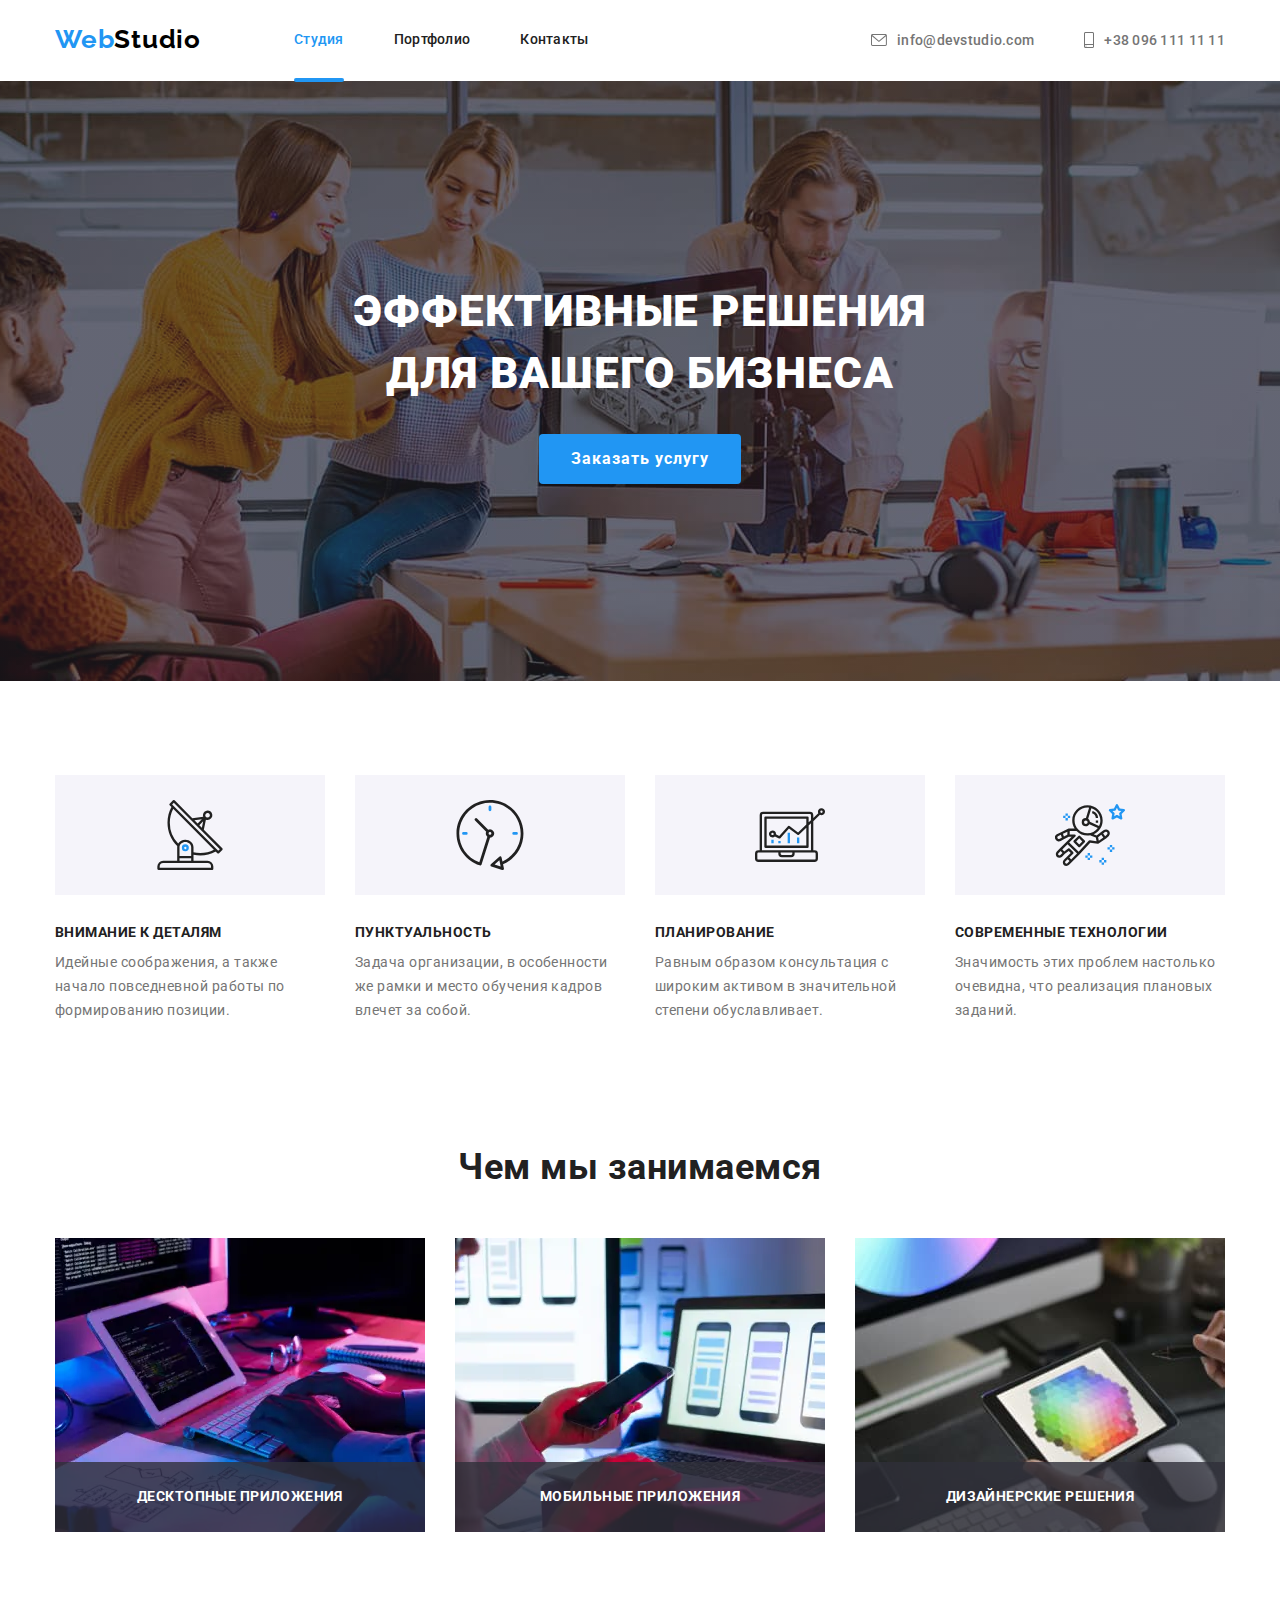
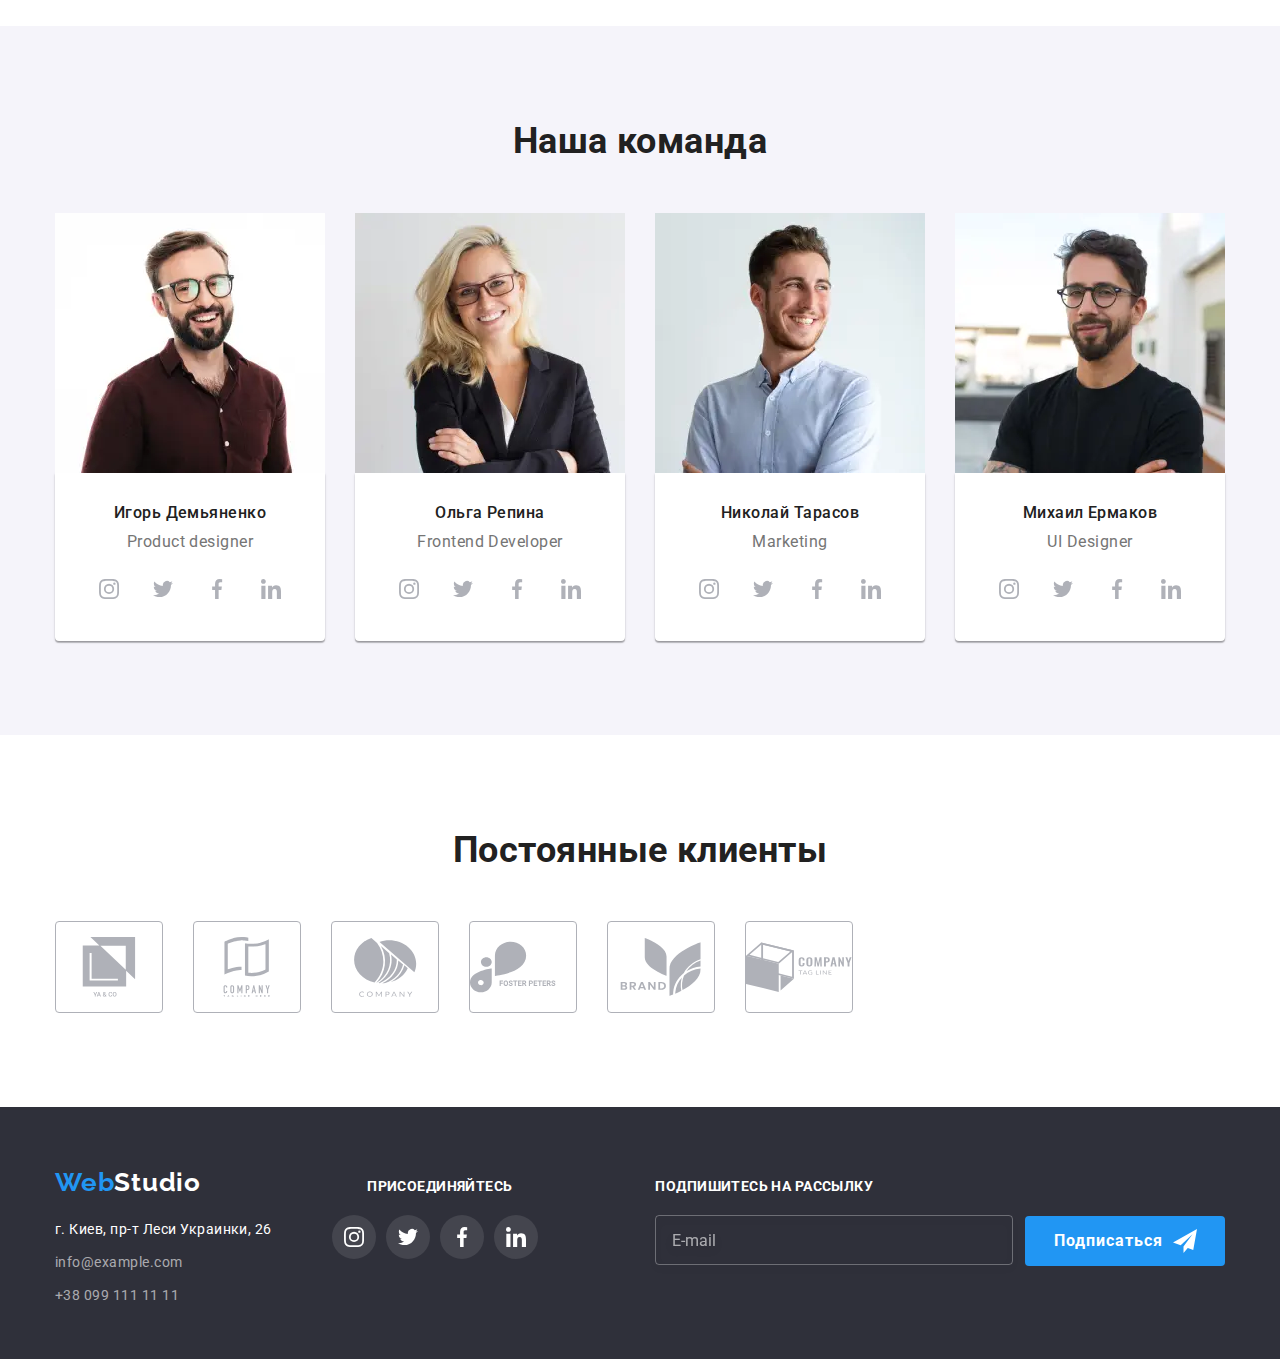
<file: index.html>
<!DOCTYPE html>
<html lang="ru">
<head>
    <meta charset="UTF-8">
    <meta http-equiv="X-UA-Compatible" content="IE=edge">
    <meta name="viewport" content="width=device-width, initial-scale=1.0">
    <title>WebStudio</title>
    <link href="https://fonts.googleapis.com/css2?family=Raleway:wght@700&family=Roboto:wght@400;500;700;900&display=swap" rel="stylesheet">
    <link rel="stylesheet" href="https://cdnjs.cloudflare.com/ajax/libs/modern-normalize/1.1.0/modern-normalize.min.css">
    <link rel="stylesheet" href="./css/main.min.css">
</head>

<body>
    <!-- Шапка -->
        <header class="header-padding">
            <div class="header-flex container">
                <nav class="navigation">
                    <a href="./index.html" class="navigation__logo">
                        <p><span class="navigation__logo-text">Web</span>Studio</p>
                    </a>
                    <ul class="nav-list">
                        <li class="nav-list__item list"><a href="" class="nav-list__link nav-list__link--current">Студия</a></li>
                        <li class="nav-list__item list"><a href="./portfolio.html" class="nav-list__link">Портфолио</a></li>
                        <li class="nav-list__item list"><a href="" class="nav-list__link">Контакты</a></li>
                    </ul>
                    <button type="button" class="burger-menu" data-menu-open>
                        <svg class="burger-menu__icon">
                            <use href="./images/icons.svg#icon-burger" class="burger-menu__icon-item"></use>
                        </svg>
                    </button>
                    
                </nav>
                
                    <ul class="auth-list">
                            <li class="auth-list__contacts list"> 
                                <a href="mailto:info@devstudio.com" class="auth-list__link">
                                    <svg class="auth-list__icon-letter">
                                        <use href="./images/icons.svg#icon-envelope"></use>
                                    </svg>
                                    <span>info@devstudio.com</span>
                                </a>
                            </li>
                            <li class="auth-list__contacts list"> 
                                <a href="tel:+380961111111" class="auth-list__link">
                                    <svg class="auth-list__icon-tel">
                                        <use href="./images/icons.svg#icon-smartphone"></use>
                                    </svg>
                                    <span>+38 096 111 11 11</span>
                                </a>
                            </li>
                    </ul>
            </div>
            <div class="mobile-menu" data-menu>
                <button type="button" class="mobile-menu__close-button" data-menu-close>
                    <svg class="mobile-menu__icon">
                        <use href="./images/icons.svg#icon-close" class="mobile-menu__icon-cross"></use>
                    </svg>
                </button>
                <nav class="mobile-navigation navigation">
                    <ul class="mobile-nav-list nav-list">
                        <li class="nav-list__item list"><a href="" class="nav-list__link nav-list__link--current">Студия</a></li>
                        <li class="nav-list__item list"><a href="./portfolio.html" class="nav-list__link">Портфолио</a></li>
                        <li class="nav-list__item list"><a href="" class="nav-list__link">Контакты</a></li>
                    </ul>
                </nav>
                <div class="mobile-menu__contacts">
                    <ul class="mobile-auth-list auth-list">
                        <li class="auth-list__contacts list">
                            <a href="tel:+380961111111" class="auth-list__link auth-list__link--mob">+38 096 111 11 11</a>
                        </li>
                        <li class="auth-list__contacts list">
                            <a href="mailto:info@devstudio.com" class="auth-list__link">info@devstudio.com</a>
                        </li>
                    
                    </ul>
                    <ul class="mobile-social-list">
                        <li class="mobile-social-item list"><a href="" class="mobile-social-link">Instagram</a></li>
                        <li class="mobile-social-item list"><a href="" class="mobile-social-link">Twitter</a></li>
                        <li class="mobile-social-item list"><a href="" class="mobile-social-link">Facebook</a></li>
                        <li class="mobile-social-item list"><a href="" class="mobile-social-link">LinkedIn</a></li>
                    </ul>
                </div>
                
            </div>
        </header>
        <!-- Основной контент страницы Студия-->
        <main>
            <!-- Hero -->
                              
            <section class="hero">
                <h1 class="hero__name">Эффективные решения<br> для вашего бизнеса</h1>
                <button type="button" class="hero__modal-button button" data-modal-open>Заказать услугу</button>
            </section>
            
            <!-- Наши преимущества -->
            <section class="section">
            <div class="container">
                <h2 class="visually-hidden">Наши преимущества</h2>
                <ul class="advantage-section__list">
                    <li class="list advantage-section__item">
                        <div class="advantage-section__thumb">
                            <svg class="advantage-section__icons">
                                <use href="./images/icons.svg#icon-anten"></use>
                            </svg>
                        </div>
                        <h3 class="secondary-headers advantage-headers">Внимание к деталям</h3>
                        <p class="advantage-section__text">Идейные соображения, а также начало повседневной работы по формированию позиции.</p>
                    </li>
                    <li class="list advantage-section__item">
                        <div class="advantage-section__thumb">
                            <svg class="advantage-section__icons">
                                <use href="./images/icons.svg#icon-clock"></use>
                            </svg>
                        </div>
                        <h3 class="secondary-headers advantage-headers">Пунктуальность</h3>
                        <p class="advantage-section__text">Задача организации, в особенности же рамки и место обучения кадров влечет за собой.</p>
                    </li>
                    <li class="list advantage-section__item">
                        <div class="advantage-section__thumb">
                            <svg class="advantage-section__icons">
                                <use href="./images/icons.svg#icon-diagram"></use>
                            </svg>
                        </div>
                        <h3 class="secondary-headers advantage-headers">Планирование</h3>
                        <p class="advantage-section__text">Равным образом консультация с широким активом в значительной степени обуславливает.</p>
                    </li>
                    <li class="list advantage-section__item">
                        <div class="advantage-section__thumb">
                            <svg class="advantage-section__icons">
                                <use href="./images/icons.svg#icon-astronaut"></use>
                            </svg>
                        </div>
                        <h3 class="secondary-headers advantage-headers">Современные технологии</h3>
                        <p class="advantage-section__text">Значимость этих проблем настолько очевидна, что реализация плановых заданий.</p>
                    </li>
                </ul>
            </div>
            </section>
            <!-- Чем мы занимаемся -->
            <section class="section we-do">
                <div class="container">
                    <h2 class="main-headers">Чем мы занимаемся</h2>
                    <ul class="we-do__list">
                        <li class="list we-do__item">
                            <picture>
                                <source srcset="./images/desktop-coding.webp 1x, ./images/desktop-coding@2x.webp 2x" type="image/webp">
                                <source srcset="./images/desktop-coding.jpg 1x, ./images/desktop-coding@2x.jpg 2x">
                                <img src="./images/desktop-coding.jpg" alt="написание кода" width="370" height="294" class="we-do__img">
                            </picture>
                            
                            <p class="we-do__overlay-bg"><span class="we-do__text">Десктопные приложения</span></p>
                        </li>
                        <li class="list we-do__item">
                            <picture>
                                <source srcset="./images/desktop-positioning.webp 1x, ./images/desktop-positioning@2x.webp 2x" type="image/webp">
                                <source srcset="./images/desktop-positioning.jpg 1x, ./images/desktop-positioning@2x.jpg 2x">
                                <img src="./images/desktop-positioning.jpg" alt="подбор дизайна"  class="we-do__img">
                            </picture>
                            
                            <p class="we-do__overlay-bg"><span class="we-do__text">Мобильные приложения</span></p>
                        </li>
                        <li class="list we-do__item">
                            <picture>
                                <source media="min-width:1200px" srcset="./images/desktop-design.webp 1x, ./images/desktop-design@2x.webp 2x" type="image/webp">
                                <source media="min-width:1200px" srcset="./images/desktop-design.jpg 1x, ./images/desktop-design@2x.jpg 2x">
                                <img src="./images/desktop-design.jpg" alt="согласование цветовой палитры" width="370" height="294" class="we-do__img">
                            </picture>
                            
                            <p class="we-do__overlay-bg"><span class="we-do__text">Дизайнерские решения</span></p>
                        </li>
                    </ul>
                </div>
            </section>
            <!-- Наша команда -->
            <section class="section">
                <div class="container">
                    <h2 class="main-headers">Наша команда</h2>
                    <ul class="team list">
                        <li class="team__name-card">
                            <picture>
                                
                                <source media="(min-width:1200px)" srcset="./images/desktop-demyanenko.webp 1x, ./images/desktop-demyanenko@2x.webp 2x" type="image/webp">
                                <source media="(min-width:1200px)" srcset="./images/desktop-demyanenko.jpg 1x, ./images/desktop-demyanenko@2x.jpg 2x">
                                
                                <source media="(min-width:768px)" srcset="./images/tablet-demyanenko.webp 1x, ./images/tablet-demyanenko@2x.webp 2x" type="image/webp">
                                <source media="(min-width:768px)" srcset="./images/tablet-demyanenko.jpg 1x, ./images/tablet-demyanenko@2x.jpg 2x">
                                
                                <source media="(min-width:280px)" srcset="./images/mobile-demyanenko.webp 1x, ./images/mobile-demyanenko@2x.webp 2x" type="image/webp">
                                <source media="(min-width:280px)" srcset="./images/mobile-demyanenko.jpg 1x, ./images/mobile-demyanenko@2x.jpg 2x">
                                
                                
                                <img src="./images/tablet-demyanenko.jpg" alt="дизайнер продукта" class="team__img">
                            </picture>
                            
                            <div class="team__name-description">
                                <h3 class="team__name">Игорь Демьяненко</h3>
                                <p class="team__position">Product designer</p>
                                <ul class="team__social-icons list">
                                    <li class="team__social-icons-item">
                                        <a href="" class="team__social-link">
                                            <svg class="team__social-icon">
                                                <use href="./images/icons.svg#icon-instagram"></use>
                                            </svg>
                                        </a>
                                    </li>
                                    <li class="team__social-icons-item">
                                        <a href="" class="team__social-link">
                                            <svg class="team__social-icon">
                                                <use href="./images/icons.svg#icon-twitter"></use>
                                            </svg>
                                        </a>
                                    </li>
                                    <li class="team__social-icons-item">
                                        <a href="" class="team__social-link">
                                            <svg class="team__social-icon">
                                                <use href="./images/icons.svg#icon-facebook"></use>
                                            </svg>
                                        </a>
                                    </li>
                                    <li class="team__social-icons-item">
                                        <a href="" class="team__social-link">
                                            <svg class="team__social-icon">
                                                <use href="./images/icons.svg#icon-linkedin"></use>
                                            </svg>
                                        </a>
                                    </li>
                                </ul>
                           </div>
                        </li>
                        <li class="team__name-card">
                            <picture>
                                
                                <source media="(min-width:1200px)" srcset="./images/desktop-repina.webp 1x, ./images/desktop-repina@2x.webp 2x" type="image/webp">
                                <source media="(min-width:1200px)" srcset="./images/desktop-repina.jpg 1x, ./images/desktop-repina@2x.jpg 2x">
                                
                                <source media="(min-width:768px)" srcset="./images/tablet-repina.webp 1x, ./images/tablet-repina@2x.webp 2x" type="image/webp">
                                <source media="(min-width:768px)" srcset="./images/tablet-repina.jpg 1x, ./images/tablet-repina@2x.jpg 2x">
                                
                                <source media="(min-width:280px)" srcset="./images/mobile-repina.webp 1x, ./images/mobile-repina@2x.webp 2x" type="image/webp">
                                <source media="(min-width:280px)" srcset="./images/mobile-repina.jpg 1x, ./images/mobile-repina@2x.jpg 2x">
                                                    
                                                    
                                <img src="./images/tablet-repina.jpg" alt="фронтенд разработчик" class="team__img">
                            </picture>
                            
                            <div class="team__name-description">
                                <h3 class="team__name">Ольга Репина</h3>
                                <p class="team__position">Frontend Developer</p>
                                <ul class="team__social-icons list">
                                    <li class="team__social-icons-item">
                                        <a href="" class="team__social-link">
                                            <svg class="team__social-icon">
                                                <use href="./images/icons.svg#icon-instagram"></use>
                                            </svg>
                                        </a>
                                    </li>
                                    <li class="team__social-icons-item">
                                        <a href="" class="team__social-link">
                                            <svg class="team__social-icon">
                                                <use href="./images/icons.svg#icon-twitter"></use>
                                            </svg>
                                        </a>
                                    </li>
                                    <li class="team__social-icons-item">
                                        <a href="" class="team__social-link">
                                            <svg class="team__social-icon">
                                                <use href="./images/icons.svg#icon-facebook"></use>
                                            </svg>
                                        </a>
                                    </li>
                                    <li class="team__social-icons-item">
                                        <a href="" class="team__social-link">
                                            <svg class="team__social-icon">
                                                <use href="./images/icons.svg#icon-linkedin"></use>
                                            </svg>
                                        </a>
                                    </li>
                                </ul>
                            </div>
                        </li>
                        <li class="team__name-card">
                            <picture>
                               
                                <source media="(min-width:1200px)" srcset="./images/desktop-tarasov.webp 1x, ./images/desktop-tarasov@2x.webp 2x" type="image/webp">
                                <source media="(min-width:1200px)" srcset="./images/desktop-tarasov.jpg 1x, ./images/desktop-tarasov@2x.jpg 2x">
                                
                                <source media="(min-width:768px)" srcset="./images/tablet-tarasov.webp 1x, ./images/tablet-tarasov@2x.webp 2x" type="image/webp">
                                <source media="(min-width:768px)" srcset="./images/tablet-tarasov.jpg 1x, ./images/tablet-tarasov@2x.jpg 2x">
                                
                                <source media="(min-width:280px)" srcset="./images/mobile-tarasov.webp 1x, ./images/mobile-tarasov@2x.webp 2x" type="image/webp">
                                <source media="(min-width:280px)" srcset="./images/mobile-tarasov.jpg 1x, ./images/mobile-tarasov@2x.jpg 2x">
                            
                            
                                <img src="./images/tablet-tarasov.jpg" alt="маркетолог" class="team__img">
                            </picture>
                           
                            <div class="team__name-description">
                                <h3 class="team__name">Николай Тарасов</h3>
                                <p class="team__position">Marketing</p>
                                <ul class="team__social-icons list">
                                    <li class="team__social-icons-item">
                                        <a href="" class="team__social-link">
                                            <svg class="team__social-icon">
                                                <use href="./images/icons.svg#icon-instagram"></use>
                                            </svg>
                                        </a>
                                    </li>
                                    <li class="team__social-icons-item">
                                        <a href="" class="team__social-link">
                                            <svg class="team__social-icon">
                                                <use href="./images/icons.svg#icon-twitter"></use>
                                            </svg>
                                        </a>
                                    </li>
                                    <li class="team__social-icons-item">
                                        <a href="" class="team__social-link">
                                            <svg class="team__social-icon">
                                                <use href="./images/icons.svg#icon-facebook"></use>
                                            </svg>
                                        </a>
                                    </li>
                                    <li class="team__social-icons-item">
                                        <a href="" class="team__social-link">
                                            <svg class="team__social-icon">
                                                <use href="./images/icons.svg#icon-linkedin"></use>
                                            </svg>
                                        </a>
                                    </li>
                                </ul>
                            </div>
                        </li>
                        <li class="team__name-card">
                            <picture>
                                
                                <source media="(min-width:1200px)" srcset="./images/desktop-ermakov.webp 1x, ./images/desktop-ermakov@2x.webp 2x" type="image/webp">
                                <source media="(min-width:1200px)" srcset="./images/desktop-ermakov.jpg 1x, ./images/desktop-ermakov@2x.jpg 2x">
                                
                                <source media="(min-width:768px)" srcset="./images/tablet-ermakov.webp 1x, ./images/tablet-ermakov@2x.webp 2x" type="image/webp">
                                <source media="(min-width:768px)" srcset="./images/tablet-ermakov.jpg 1x, ./images/tablet-ermakov@2x.jpg 2x">
                                
                                <source media="(min-width:280px)" srcset="./images/mobile-ermakov.webp 1x, ./images/mobile-ermakov@2x.webp 2x" type="image/webp">
                                <source media="(min-width:280px)" srcset="./images/mobile-ermakov.jpg 1x, ./images/mobile-ermakov@2x.jpg 2x">
                            
                            
                                <img src="./images/tablet-ermakov.jpg" alt="маркетолог" class="team__img">
                            </picture>
                           
                            <div class="team__name-description">
                                <h3 class="team__name">Михаил Ермаков</h3>
                                <p class="team__position">UI Designer</p>
                                <ul class="team__social-icons list">
                                    <li class="team__social-icons-item">
                                        <a href="" class="team__social-link">
                                            <svg class="team__social-icon">
                                                <use href="./images/icons.svg#icon-instagram"></use>
                                            </svg>
                                        </a>
                                    </li>
                                    <li class="team__social-icons-item">
                                        <a href="" class="team__social-link">
                                            <svg class="team__social-icon">
                                                <use href="./images/icons.svg#icon-twitter"></use>
                                            </svg>
                                        </a>
                                    </li>
                                    <li class="team__social-icons-item">
                                        <a href="" class="team__social-link">
                                            <svg class="team__social-icon">
                                                <use href="./images/icons.svg#icon-facebook"></use>
                                            </svg>
                                        </a>
                                    </li>
                                    <li class="team__social-icons-item">
                                        <a href="" class="team__social-link">
                                            <svg class="team__social-icon">
                                                <use href="./images/icons.svg#icon-linkedin"></use>
                                            </svg>
                                        </a>
                                    </li>
                               </ul>
                            </div>
                        </li>
                    </ul>
                </div>
            </section>
            <section class="section">
                <div class="container">
                    <h2 class="main-headers">Постоянные клиенты</h2>
                    <ul class="regular-customers list">
                        <li class="regular-customers__item">
                            <a href="" class="regular-customers__box">
                                <svg class="regular-customers__icons">
                                    <use href="./images/icons.svg#icon-group"></use>
                                </svg>
                            </a>
                        </li>
                        <li class="regular-customers__item">
                            <a href="" class="regular-customers__box">
                                <svg class="regular-customers__icons">
                                    <use href="./images/icons.svg#icon-group1"></use>
                                </svg>
                            </a>
                        </li>
                        <li class="regular-customers__item">
                            <a href="" class="regular-customers__box">
                                <svg class="regular-customers__icons">
                                    <use href="./images/icons.svg#icon-group2"></use>
                                </svg>
                            </a>
                        </li>
                        <li class="regular-customers__item">
                            <a href="" class="regular-customers__box">
                                <svg class="regular-customers__icons">
                                    <use href="./images/icons.svg#icon-group3"></use>
                                </svg>
                            </a>
                        </li>
                        <li class="regular-customers__item">
                            <a href="" class="regular-customers__box">
                                <svg class="regular-customers__icons">
                                    <use href="./images/icons.svg#icon-group4"></use>
                                </svg>
                            </a>
                        </li>
                        <li class="regular-customers__item">
                            <a href="" class="regular-customers__box">
                                <svg class="regular-customers__icons">
                                    <use href="./images/icons.svg#icon-group5"></use>
                                </svg>
                            </a>
                        </li>
                    
                    </ul>
                </div>

            </section>
        </main>
        <!-- Подвал -->
        <footer class="footer">
            <div class="container footer__flex-contacts">
                <div class="footer__flex-contacts--tablet">
                    <div>
                        <a href="./index.html" class="navigation__logo link">
                            <p class="footer__logo"><span class="navigation__logo-text">Web</span><span
                                    class="footer__logo-text--change">Studio</span></p>
                        </a>
                        <address class="footer__direction">
                            <a href="https://goo.gl/maps/UZM62VKS9garVXZ96" class="footer__address">г. Киев, пр-т Леси Украинки, 26</a>
                            <p class="footer__contacts"> <a href="mailto:info@example.com" class="footer__contacts-link">info@example.com</a></p>
                            <p class="footer__contacts"> <a href="tel:+380991111111" class="footer__contacts-link">+38 099 111 11 11</a></p>
                        </address>
                    </div>
                    <div class="footer__join">
                        <p class="footer__join-text">Присоединяйтесь</p>
                        <ul class="footer__icons-list list">
                            <li class="footer__social-icons-item">
                                <a href="" class="footer__social-link">
                                    <svg class="footer__icon">
                                        <use href="./images/icons.svg#icon-instagram"></use>
                                    </svg>
                                </a>
                            </li>
                            <li class="footer__social-icons-item">
                                <a href="" class="footer__social-link">
                                    <svg class="footer__icon">
                                        <use href="./images/icons.svg#icon-twitter"></use>
                                    </svg>
                                </a>
                            </li>
                            <li class="footer__social-icons-item">
                                <a href="" class="footer__social-link">
                                    <svg class="footer__icon">
                                        <use href="./images/icons.svg#icon-facebook"></use>
                                    </svg>
                                </a>
                            </li>
                            <li class="footer__social-icons-item">
                                <a href="" class="footer__social-link">
                                    <svg class="footer__icon">
                                        <use href="./images/icons.svg#icon-linkedin"></use>
                                    </svg>
                                </a>
                            </li>
                        </ul>
                    </div>
                </div>
                
               <form class="sign-up">
                   <label for="user-email" class="sign-up__text">Подпишитесь на рассылку</label>
                   <div class="sign-up__telegram">
                        <input type="email" name="user-email" id="user-email" placeholder="E-mail" class="sign-up__input" required>
                        <button type="submit" class="sign-up__button button">
                            <span>Подписаться</span>
                            <svg class="sign-up__icon">
                                <use href="./images/icons.svg#icon-icon-send"></use>
                            </svg>
                        </button>
                   </div>
                    
                </form>

            </div>
        </footer>
    

    <!-- Модальное окно -->
    <div class="backdrop is-hidden" data-modal>
        <div class="modal-window">
            <button type="button" class="modal-window__close-butt" data-modal-close>
                <svg class="modal-window__close-icon">
                    <use href="./images/icons.svg#icon-close" class="modal-window__cross-icon"></use>
                </svg>
            </button>
            <form class="modal-form">
                <p class="modal-form__text">Оставьте свои данные, мы вам перезвоним</p>
                    <ul>
                        <li class="list modal-form__list-item">
                            <label for="user-name" class="modal-form__label-text">Имя</label>
                            <div class="modal-form__relative-input">
                                <input type="text" name="user-name" id="user-name" class="modal-form__input" required minlength="2">
                                <svg class="modal-form__icons">
                                    <use href="./images/icons.svg#icon-person-black"></use>
                                </svg>
                            </div>
                            
                        </li>
                        <li class="list modal-form__list-item">
                            <label for="user-tel" class="modal-form__label-text">Телефон</label>
                            <div class="modal-form__relative-input">
                                <input type="tel" name="user-tel" id="user-tel" class="modal-form__input" required pattern="[0-9]{3}-[0-9]{3}-[0-9]{2}-[0-9]{2}" title="Введите номер в формате 093-333-33-33" minlength="10">
                                <svg class="modal-form__icons">
                                    <use href="./images/icons.svg#icon-phone-black"></use>
                                </svg>
                            </div>
                            
                        </li>
                        <li class="list modal-form__list-item">
                            <label for="user-mail" class="modal-form__label-text">Почта</label>
                            <div class="modal-form__relative-input">
                                <input type="email" name="user-mail" id="user-mail" class="modal-form__input" required>
                                <svg class="modal-form__icons">
                                    <use href="./images/icons.svg#icon-email-black"></use>
                                </svg>
                            </div>
                            
                        </li>
                        <li class="list modal-form__list-item">
                            <label for="user-comment" class="modal-form__label-text">Комментарий</label>
                            <textarea name="user-comment" id="user-comment" placeholder="Введите текст" class="modal-form__input modal-form__comment-area"></textarea>
                        </li>
                                       
                    </ul>
                    <div class="policy-checkbox">
                        <input type="checkbox" name="policy" id="policy" required class="policy-checkbox__input visually-hidden">
                        <label for="policy" class="policy-checkbox__text">Соглашаюсь с рассылкой и принимаю&nbsp;<a href="" class="policy-checkbox__link">Условия договора</a></label>
                    </div>
                    <button type="submit" class="modal-form__send-butt button">Отправить</button>
                                     
           </form>
        </div>
    </div>
    
    <script src="./js/modal.js"></script>
       
        <script src="./js/mobile-menu.js"></script>
</body>

</html>
</file>
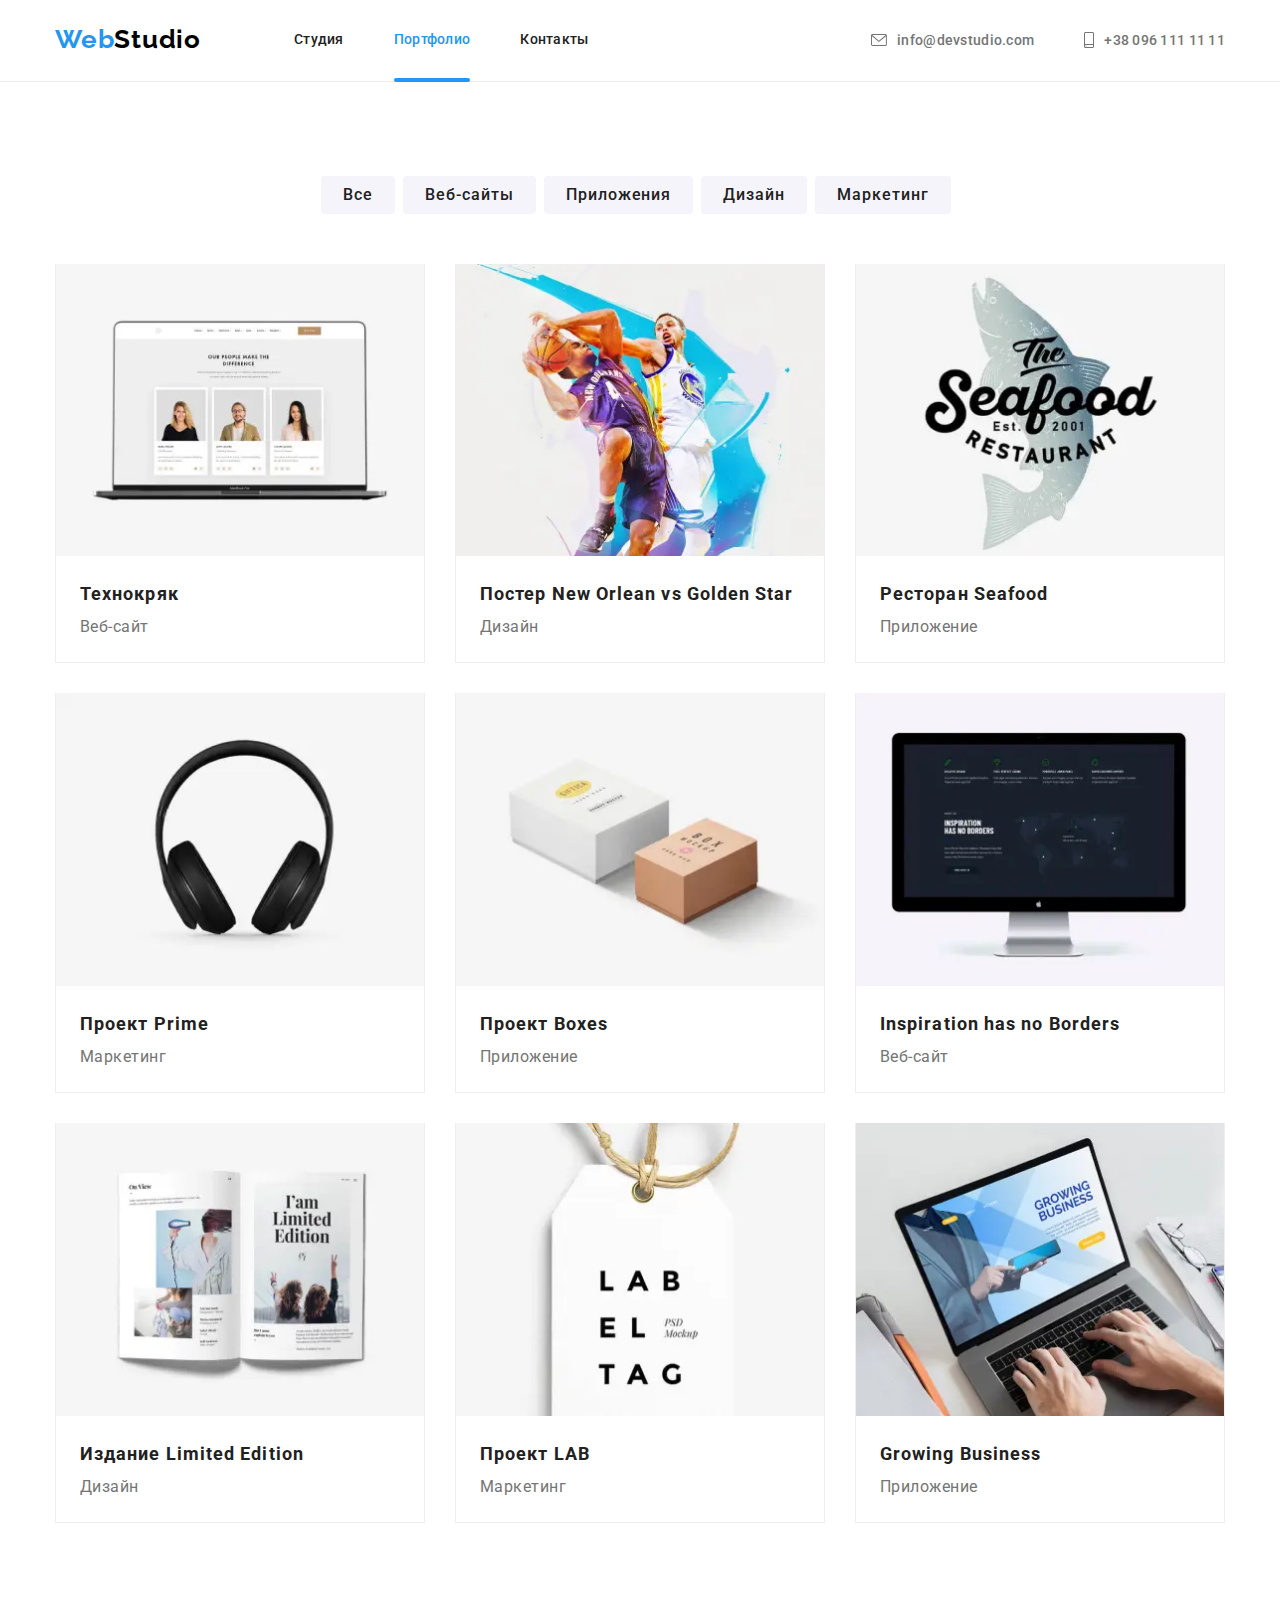
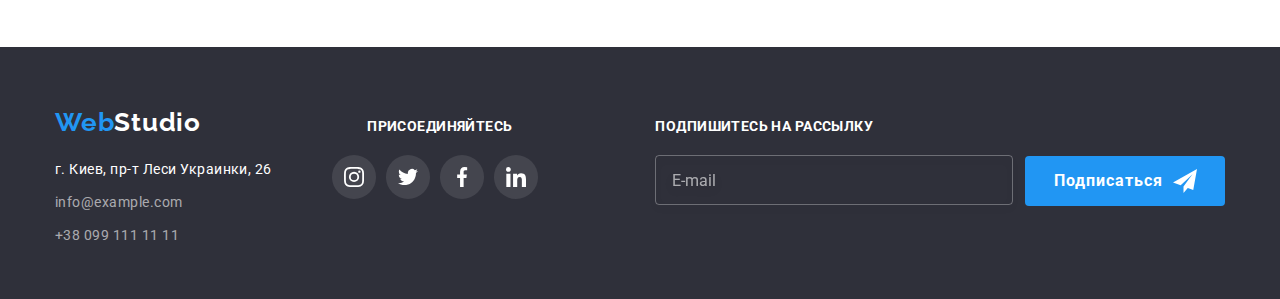
<file: portfolio.html>
<!DOCTYPE html>
<html lang="ru">

<head>
    <meta charset="UTF-8">
    <meta http-equiv="X-UA-Compatible" content="IE=edge">
    <meta name="viewport" content="width=device-width, initial-scale=1.0">
    <title>WebStudio</title>
    <link href="https://fonts.googleapis.com/css2?family=Raleway:wght@700&family=Roboto:wght@400;500;700;900&display=swap" rel="stylesheet">
    <link rel="stylesheet" href="https://cdnjs.cloudflare.com/ajax/libs/modern-normalize/1.1.0/modern-normalize.min.css">
    <link rel="stylesheet" href="./css/main.min.css">
</head>

<body>
    <!-- Шапка -->
    <header class="header-padding portfolio-header">
        <div class="header-flex container">
                <nav class="navigation">
                    <a href="./index.html" class="navigation__logo">
                        <p><span class="navigation__logo-text">Web</span>Studio</p>
                    </a>
                    <ul class="nav-list">
                        <li class="nav-list__item list"><a href="./index.html" class="nav-list__link">Студия</a>
                        </li>
                        <li class="nav-list__item list"><a href="./portfolio.html" class="nav-list__link  nav-list__link--current">Портфолио</a></li>
                        <li class="nav-list__item list"><a href="" class="nav-list__link">Контакты</a></li>
                    </ul>
                    <button type="button" class="burger-menu" data-menu-open>
                        <svg class="burger-menu__icon">
                            <use href="./images/icons.svg#icon-burger" class="burger-menu__icon-item"></use>
                        </svg>
                    </button>
    
                </nav>
                 <ul class="auth-list">
                    <li class="auth-list__contacts list">
                        <a href="mailto:info@devstudio.com" class="auth-list__link">
                            <svg class="auth-list__icon-letter">
                                <use href="./images/icons.svg#icon-envelope"></use>
                            </svg>
                            <span>info@devstudio.com</span>
                        </a>
                    </li>
                    <li class="auth-list__contacts list">
                        <a href="tel:+380961111111" class="auth-list__link">
                            <svg class="auth-list__icon-tel">
                                <use href="./images/icons.svg#icon-smartphone"></use>
                            </svg>
                            <span>+38 096 111 11 11</span>
                        </a>
                    </li>
                </ul>
        
                <div class="mobile-menu" data-menu>
                    <button type="button" class="mobile-menu__close-button" data-menu-close>
                        <svg class="mobile-menu__icon">
                            <use href="./images/icons.svg#icon-close" class="mobile-menu__icon-cross"></use>
                        </svg>
                    </button>
                    <nav class="mobile-navigation navigation">
                        <ul class="mobile-nav-list nav-list">
                            <li class="nav-list__item list"><a href="./index.html" class="nav-list__link">Студия</a>
                            </li>
                            <li class="nav-list__item list"><a href="./portfolio.html" class="nav-list__link  nav-list__link--current">Портфолио</a></li>
                            <li class="nav-list__item list"><a href="" class="nav-list__link">Контакты</a></li>
                        </ul>
                    </nav>
                    <div class="mobile-menu__contacts">
                            <ul class="mobile-auth-list auth-list">
                                <li class="auth-list__contacts list">
                                    <a href="tel:+380961111111" class="auth-list__link auth-list__link--mob">+38 096 111 11 11</a>
                                </li>
                                <li class="auth-list__contacts list">
                                    <a href="mailto:info@devstudio.com" class="auth-list__link">info@devstudio.com</a>
                                </li>
                            
                            </ul>
                            <ul class="mobile-social-list">
                                <li class="mobile-social-item list"><a href="" class="mobile-social-link">Instagram</a></li>
                                <li class="mobile-social-item list"><a href="" class="mobile-social-link">Twitter</a></li>
                                <li class="mobile-social-item list"><a href="" class="mobile-social-link">Facebook</a></li>
                                <li class="mobile-social-item list"><a href="" class="mobile-social-link">LinkedIn</a></li>
                            </ul>
                    </div>
                
                </div>
        </div>
    </header>

        <!-- Основной контент страницы Портфолио -->
        <main>
            <!-- Портфолио по критериям -->
            <section class="section mobile-portfolio-section">
                <div class="container">
                    <h1 class="visually-hidden">Выберете критерий работ</h1>
                    <ul class="portfolio-menu">
                        <li class="list portfolio-menu__item"><button type="button" class="portfolio-menu__butt button">Все</button> </li>
                        <li class="list portfolio-menu__item"><button type="button" class="portfolio-menu__butt button">Веб-сайты</button> </li>
                        <li class="list portfolio-menu__item"><button type="button" class="portfolio-menu__butt button">Приложения</button> </li>
                        <li class="list portfolio-menu__item"><button type="button" class="portfolio-menu__butt button">Дизайн</button> </li>
                        <li class="list portfolio-menu__item"><button type="button" class="portfolio-menu__butt button">Маркетинг</button></li>
                    </ul>
                    
                            <h2 class="visually-hidden">Примеры работ</h2>
                    <ul class="portfolio-cards">
                        <li class="list portfolio-cards__item"> 
                            <a href="" class="portfolio-cards__link">
                                <div class="portfolio-cards__relative">
                                    <picture>
                                            <source media="(min-width:1200px)" srcset="./images/desktop-notebook.webp 1x, ./images/desktop-notebook@2x.webp 2x"
                                                type="image/webp">
                                            <source media="(min-width:1200px)" srcset="./images/desktop-notebook.jpg 1x, ./images/desktop-notebook@2x.jpg 2x">
                                            
                                            <source media="(min-width:768px)" srcset="./images/tablet-notebook.webp 1x, ./images/tablet-notebook@2x.webp 2x"
                                                type="image/webp">
                                            <source media="(min-width:768px)" srcset="./images/tablet-notebook.jpg 1x, ./images/tablet-notebook@2x.jpg 2x">
                                            
                                            <source media="(min-width:280px)" srcset="./images/mobile-notebook.webp 1x, ./images/mobile-notebook@2x.webp 2x"
                                                type="image/webp">
                                            <source media="(min-width:280px)" srcset="./images/mobile-notebook.jpg 1x, ./images/mobile-notebook@2x.jpg 2x">
                                            <img src="./images/tablet-notebook.jpg" alt="Люди на экране ноутбука" class="portfolio-cards__img">
                                    </picture>
                                    
                                    <p class="portfolio-cards__text">Технокряк это современная площадка распространения коронавируса. Компании используют эту
                                        платформу для цифрового
                                        шпионажа и атак на защищённые сервера конкурентов.</p>
                                </div>
                                <div class="portfolio-cards__description">
                                    <h3 class="portfolio-cards__name">Технокряк</h3>
                                    <p class="portfolio-cards__name-description">Веб-сайт</p>
                                </div>
                            </a>
                        </li>
                        <li class="list portfolio-cards__item">
                        <a href="" class="portfolio-cards__link">
                            <div class="portfolio-cards__relative">
                                <picture>
                                    <source media="(min-width:1200px)" srcset="./images/desktop-baseball.webp 1x, ./images/desktop-baseball@2x.webp 2x"
                                        type="image/webp">
                                    <source media="(min-width:1200px)" srcset="./images/desktop-baseball.jpg 1x, ./images/desktop-baseball@2x.jpg 2x">
                                
                                    <source media="(min-width:768px)" srcset="./images/tablet-baseball.webp 1x, ./images/tablet-baseball@2x.webp 2x"
                                        type="image/webp">
                                    <source media="(min-width:768px)" srcset="./images/tablet-baseball.jpg 1x, ./images/tablet-baseball@2x.jpg 2x">
                                
                                    <source media="(min-width:280px)" srcset="./images/mobile-baseball.webp 1x, ./images/mobile-baseball@2x.webp 2x"
                                        type="image/webp">
                                    <source media="(min-width:280px)" srcset="./images/mobile-baseball.jpg 1x, ./images/mobile-baseball@2x.jpg 2x">
                                    
                                    <img src="./images/tablet-baseball.jpg" alt="Два баскетболиста с мячом" class="portfolio-cards__img">
                                </picture>
                                
                                <p class="portfolio-cards__text">Технокряк это современная площадка распространения коронавируса. Компании используют эту
                                    платформу для цифрового
                                    шпионажа и атак на защищённые сервера конкурентов.</p>
                            </div>
                                
                                <div class="portfolio-cards__description">
                                    <h3 class="portfolio-cards__name">Постер New Orlean vs Golden Star</h3>
                                    <p class="portfolio-cards__name-description">Дизайн</p>
                                </div>
                            </a>
                        </li>
                        <li class="list portfolio-cards__item">
                            <a href="" class="portfolio-cards__link">
                                <div class="portfolio-cards__relative">
                                    <picture>
                                        <source media="(min-width:1200px)" srcset="./images/desktop-restaurant.webp 1x, ./images/desktop-restaurant@2x.webp 2x"
                                            type="image/webp">
                                        <source media="(min-width:1200px)" srcset="./images/desktop-restaurant.jpg 1x, ./images/desktop-restaurant@2x.jpg 2x">
                                    
                                        <source media="(min-width:768px)" srcset="./images/tablet-restaurant.webp 1x, ./images/tablet-restaurant@2x.webp 2x"
                                            type="image/webp">
                                        <source media="(min-width:768px)" srcset="./images/tablet-restaurant.jpg 1x, ./images/tablet-restaurant@2x.jpg 2x">
                                    
                                        <source media="(min-width:280px)" srcset="./images/mobile-restaurant.webp 1x, ./images/mobile-restaurant@2x.webp 2x"
                                            type="image/webp">
                                        <source media="(min-width:280px)" srcset="./images/mobile-restaurant.jpg 1x, ./images/mobile-restaurant@2x.jpg 2x">
                                    
                                        <img src="./images/tablet-restaurant.jpg" alt="Эмблема ресторана" class="portfolio-cards__img">
                                    </picture>
                                   
                                    <p class="portfolio-cards__text">Технокряк это современная площадка распространения коронавируса. Компании используют эту
                                        платформу для цифрового
                                        шпионажа и атак на защищённые сервера конкурентов.</p>
                                </div>
                                
                                <div class="portfolio-cards__description">
                                    <h3 class="portfolio-cards__name">Ресторан Seafood</h3>
                                    <p class="portfolio-cards__name-description">Приложение</p>
                                </div>
                            </a>
                        </li>
                        <li class="list portfolio-cards__item">
                            <a href="" class="portfolio-cards__link">
                                <div class="portfolio-cards__relative">
                                   <picture>
                                        <source media="(min-width:1200px)" srcset="./images/desktop-ears.webp 1x, ./images/desktop-ears@2x.webp 2x"
                                            type="image/webp">
                                        <source media="(min-width:1200px)" srcset="./images/desktop-ears.jpg 1x, ./images/desktop-ears@2x.jpg 2x">
                                    
                                        <source media="(min-width:768px)" srcset="./images/tablet-ears.webp 1x, ./images/tablet-ears@2x.webp 2x"
                                            type="image/webp">
                                        <source media="(min-width:768px)" srcset="./images/tablet-ears.jpg 1x, ./images/tablet-ears@2x.jpg 2x">
                                    
                                        <source media="(min-width:280px)" srcset="./images/mobile-ears.webp 1x, ./images/mobile-ears@2x.webp 2x"
                                            type="image/webp">
                                        <source media="(min-width:280px)" srcset="./images/mobile-ears.jpg 1x, ./images/mobile-ears@2x.jpg 2x">
                                    
                                        
                                        <img src="./images/tablet-ears.jpg" alt="Наушники" class="portfolio-cards__img">
                                    </picture>
                                    
                                    <p class="portfolio-cards__text">Технокряк это современная площадка распространения коронавируса. Компании используют эту
                                        платформу для цифрового
                                        шпионажа и атак на защищённые сервера конкурентов.</p>
                                </div>
                                
                                <div class="portfolio-cards__description">
                                    <h3 class="portfolio-cards__name">Проект Prime</h3>
                                    <p class="portfolio-cards__name-description">Маркетинг</p>
                                </div>
                            </a>
                        </li>
                        <li class="list portfolio-cards__item">
                            <a href="" class="portfolio-cards__link">
                                <div class="portfolio-cards__relative">
                                    <picture>
                                        <source media="(min-width:1200px)" srcset="./images/desktop-box.webp 1x, ./images/desktop-box@2x.webp 2x"
                                            type="image/webp">
                                        <source media="(min-width:1200px)" srcset="./images/desktop-box.jpg 1x, ./images/desktop-box@2x.jpg 2x">
                                    
                                        <source media="(min-width:768px)" srcset="./images/tablet-box.webp 1x, ./images/tablet-box@2x.webp 2x"
                                            type="image/webp">
                                        <source media="(min-width:768px)" srcset="./images/tablet-box.jpg 1x, ./images/tablet-box@2x.jpg 2x">
                                    
                                        <source media="(min-width:280px)" srcset="./images/mobile-box.webp 1x, ./images/mobile-box@2x.webp 2x"
                                            type="image/webp">
                                        <source media="(min-width:280px)" srcset="./images/mobile-box.jpg 1x, ./images/mobile-box@2x.jpg 2x">
                                    
                                    
                                        <img src="./images/tablet-box.jpg" alt="Две коробки" class="portfolio-cards__img">
                                    </picture>
                                    
                                    <p class="portfolio-cards__text">Технокряк это современная площадка распространения коронавируса. Компании используют эту
                                        платформу для цифрового
                                        шпионажа и атак на защищённые сервера конкурентов.</p>
                                </div>
                                
                                <div class="portfolio-cards__description">
                                    <h3 class="portfolio-cards__name">Проект Boxes</h3>
                                    <p class="portfolio-cards__name-description">Приложение</p>
                                </div>
                            </a>
                        </li>
                        <li class="list portfolio-cards__item">
                            <a href="" class="portfolio-cards__link">
                                <div class="portfolio-cards__relative">
                                        <picture>
                                            <source media="(min-width:1200px)" srcset="./images/desktop-inspiration.webp 1x, ./images/desktop-inspiration@2x.webp 2x"
                                                type="image/webp">
                                            <source media="(min-width:1200px)" srcset="./images/desktop-inspiration.jpg 1x, ./images/desktop-inspiration@2x.jpg 2x">
                                        
                                            <source media="(min-width:768px)" srcset="./images/tablet-inspiration.webp 1x, ./images/tablet-inspiration@2x.webp 2x"
                                                type="image/webp">
                                            <source media="(min-width:768px)" srcset="./images/tablet-inspiration.jpg 1x, ./images/tablet-inspiration@2x.jpg 2x">
                                        
                                            <source media="(min-width:280px)" srcset="./images/mobile-inspiration.webp 1x, ./images/mobile-inspiration@2x.webp 2x"
                                                type="image/webp">
                                            <source media="(min-width:280px)" srcset="./images/mobile-inspiration.jpg 1x, ./images/mobile-inspiration@2x.jpg 2x">
                                        
                                        
                                            <img src="./images/tablet-inspiration.jpg" alt="Монитор с изображением" class="portfolio-cards__img">
                                        </picture>
                                    
                                    <p class="portfolio-cards__text">Технокряк это современная площадка распространения коронавируса. Компании используют эту
                                        платформу для цифрового
                                        шпионажа и атак на защищённые сервера конкурентов.</p>
                                </div>
                                
                                <div class="portfolio-cards__description">
                                    <h3 class="portfolio-cards__name">Inspiration has no Borders</h3>
                                    <p class="portfolio-cards__name-description">Веб-сайт</p>
                                </div>
                            </a>
                        </li>
                        <li class="list portfolio-cards__item">
                            <a href="" class="portfolio-cards__link">
                                <div class="portfolio-cards__relative">
                                    <picture>
                                        <source media="(min-width:1200px)"
                                            srcset="./images/desktop-book.webp 1x, ./images/desktop-book@2x.webp 2x" type="image/webp">
                                        <source media="(min-width:1200px)"
                                            srcset="./images/desktop-book.jpg 1x, ./images/desktop-book@2x.jpg 2x">
                                    
                                        <source media="(min-width:768px)"
                                            srcset="./images/tablet-book.webp 1x, ./images/tablet-book@2x.webp 2x" type="image/webp">
                                        <source media="(min-width:768px)"
                                            srcset="./images/tablet-book.jpg 1x, ./images/tablet-book@2x.jpg 2x">
                                    
                                        <source media="(min-width:280px)"
                                            srcset="./images/mobile-book.webp 1x, ./images/mobile-book@2x.webp 2x" type="image/webp">
                                        <source media="(min-width:280px)"
                                            srcset="./images/mobile-book.jpg 1x, ./images/mobile-book@2x.jpg 2x">
                                                                       
                                        <img src="./images/tablet-book.jpg" alt="Книга" class="portfolio-cards__img">
                                    </picture>
                                    
                                    <p class="portfolio-cards__text">Технокряк это современная площадка распространения коронавируса. Компании используют эту
                                        платформу для цифрового
                                        шпионажа и атак на защищённые сервера конкурентов.</p>
                                </div>
                                
                                <div class="portfolio-cards__description">
                                    <h3 class="portfolio-cards__name">Издание Limited Edition</h3>
                                    <p class="portfolio-cards__name-description">Дизайн</p>
                                </div>
                            </a>
                        </li>
                        <li class="list portfolio-cards__item">
                            <a href="" class="portfolio-cards__link">
                                <div class="portfolio-cards__relative">
                                        <picture>
                                            <source media="(min-width:1200px)" srcset="./images/desktop-lab.webp 1x, ./images/desktop-lab@2x.webp 2x"
                                                type="image/webp">
                                            <source media="(min-width:1200px)" srcset="./images/desktop-lab.jpg 1x, ./images/desktop-lab@2x.jpg 2x">
                                        
                                            <source media="(min-width:768px)" srcset="./images/tablet-lab.webp 1x, ./images/tablet-lab@2x.webp 2x"
                                                type="image/webp">
                                            <source media="(min-width:768px)" srcset="./images/tablet-lab.jpg 1x, ./images/tablet-lab@2x.jpg 2x">
                                        
                                            <source media="(min-width:280px)" srcset="./images/mobile-lab.webp 1x, ./images/mobile-lab@2x.webp 2x"
                                                type="image/webp">
                                            <source media="(min-width:280px)" srcset="./images/mobile-lab.jpg 1x, ./images/mobile-lab@2x.jpg 2x">
                                        
                                            <img src="./images/tablet-lab.jpg" alt="Бирка" class="portfolio-cards__img">
                                        </picture>
                                    
                                    <p class="portfolio-cards__text">Технокряк это современная площадка распространения коронавируса. Компании используют эту
                                        платформу для цифрового
                                        шпионажа и атак на защищённые сервера конкурентов.</p>
                                </div>
                                
                                <div class="portfolio-cards__description">
                                    <h3 class="portfolio-cards__name">Проект LAB</h3>
                                    <p class="portfolio-cards__name-description">Маркетинг</p>
                                </div>
                            </a>
                        </li>
                        <li class="list portfolio-cards__item">
                            <a href="" class="portfolio-cards__link">
                                <div class="portfolio-cards__relative">
                                    <picture>
                                        <source media="(min-width:1200px)" srcset="./images/desktop-growbussiness.webp 1x, ./images/desktop-growbussiness@2x.webp 2x"
                                            type="image/webp">
                                        <source media="(min-width:1200px)" srcset="./images/desktop-growbussiness.jpg 1x, ./images/desktop-growbussiness@2x.jpg 2x">
                                    
                                        <source media="(min-width:768px)" srcset="./images/tablet-growbussiness.webp 1x, ./images/tablet-growbussiness@2x.webp 2x"
                                            type="image/webp">
                                        <source media="(min-width:768px)" srcset="./images/tablet-growbussiness.jpg 1x, ./images/tablet-growbussiness@2x.jpg 2x">
                                    
                                        <source media="(min-width:280px)" srcset="./images/mobile-growbussiness.webp 1x, ./images/mobile-growbussiness@2x.webp 2x"
                                            type="image/webp">
                                        <source media="(min-width:280px)" srcset="./images/mobile-growbussiness.jpg 1x, ./images/mobile-growbussiness@2x.jpg 2x">
                                    
                                        <img src="./images/tablet-growbussiness.jpg" alt="Человек работает за нетбуком" class="portfolio-cards__img">
                                    </picture>
                                    
                                    <p class="portfolio-cards__text">Технокряк это современная площадка распространения коронавируса. Компании используют эту
                                        платформу для цифрового
                                        шпионажа и атак на защищённые сервера конкурентов.</p>
                                </div>
                                
                                <div class="portfolio-cards__description">
                                    <h3 class="portfolio-cards__name">Growing Business</h3>
                                    <p class="portfolio-cards__name-description">Приложение</p>
                                </div>
                            </a>
                        </li>
                    </ul>
                </div>
            </section>
        </main>
        <!-- Подвал -->
<footer class="footer">
    <div class="container footer__flex-contacts">
        <div class="footer__flex-contacts--tablet">
            <div>
                <a href="./index.html" class="navigation__logo link">
                    <p class="footer__logo"><span class="navigation__logo-text">Web</span><span
                            class="footer__logo-text--change">Studio</span></p>
                </a>
                <address class="footer__direction">
                    <a href="https://goo.gl/maps/UZM62VKS9garVXZ96" class="footer__address">г. Киев, пр-т Леси Украинки,
                        26</a>
                    <p class="footer__contacts"> <a href="mailto:info@example.com"
                            class="footer__contacts-link">info@example.com</a></p>
                    <p class="footer__contacts"> <a href="tel:+380991111111" class="footer__contacts-link">+38 099 111
                            11 11</a></p>
                </address>
            </div>
            <div class="footer__join">
                <p class="footer__join-text">Присоединяйтесь</p>
                <ul class="footer__icons-list list">
                    <li class="footer__social-icons-item">
                        <a href="" class="footer__social-link">
                            <svg class="footer__icon">
                                <use href="./images/icons.svg#icon-instagram"></use>
                            </svg>
                        </a>
                    </li>
                    <li class="footer__social-icons-item">
                        <a href="" class="footer__social-link">
                            <svg class="footer__icon">
                                <use href="./images/icons.svg#icon-twitter"></use>
                            </svg>
                        </a>
                    </li>
                    <li class="footer__social-icons-item">
                        <a href="" class="footer__social-link">
                            <svg class="footer__icon">
                                <use href="./images/icons.svg#icon-facebook"></use>
                            </svg>
                        </a>
                    </li>
                    <li class="footer__social-icons-item">
                        <a href="" class="footer__social-link">
                            <svg class="footer__icon">
                                <use href="./images/icons.svg#icon-linkedin"></use>
                            </svg>
                        </a>
                    </li>
                </ul>
            </div>
        </div>

        <form class="sign-up">
            <label for="user-email" class="sign-up__text">Подпишитесь на рассылку</label>
            <div class="sign-up__telegram">
                <input type="email" name="user-email" id="user-email" placeholder="E-mail" class="sign-up__input"
                    required>
                <button type="submit" class="sign-up__button button">
                    <span>Подписаться</span>
                    <svg class="sign-up__icon">
                        <use href="./images/icons.svg#icon-icon-send"></use>
                    </svg>
                </button>
            </div>

        </form>

    </div>
</footer>
        <script src="./js/mobile-menu.js"></script>
</body>
</html>
</file>
<file: css/main.min.css>
.visually-hidden{position:absolute !important;clip:rect(1px 1px 1px 1px);clip:rect(1px, 1px, 1px, 1px);padding:0 !important;border:0 !important;height:1px !important;width:1px !important;overflow:hidden}.nav-list__link,.mobile-social-link{padding:8px 0;text-decoration:none;transition:color 250ms cubic-bezier(0.4, 0, 0.2, 1)}.nav-list__link:hover,.mobile-social-link:hover,.nav-list__link:focus,.mobile-social-link:focus{color:#2196f3}.we-do__text,.footer__join-text,.sign-up__text{color:#fff;font-weight:bold;font-size:14px;line-height:1.14;letter-spacing:0.03em;text-transform:uppercase;align-self:flex-start}.team__social-icons{display:flex;justify-content:center;align-content:center;margin-top:16px;padding-left:32px;padding-right:32px}h1,h2,h3,h4,h5,h6,p,ul{margin:0;padding:0}.list{list-style-type:none}body{margin:0;background-color:#fff;color:#212121;font-family:"Roboto",sans-serif;letter-spacing:0.03em}.container{margin:0 auto;padding-left:15px;padding-right:15px}@media screen and (min-width: 480px){.container{width:480px}}@media screen and (min-width: 768px){.container{width:768px}}@media screen and (min-width: 1200px){.container{width:1200px}}.section{padding-top:60px;padding-bottom:60px}@media screen and (min-width: 1200px){.section{padding-top:94px;padding-bottom:94px}}.section:nth-child(2n+4){background-color:#f5f4fa}.navigation__logo{font-family:"Raleway",sans-serif;font-weight:bold;font-size:26px;line-height:1.2;letter-spacing:0.03em;color:#000000;text-decoration:none}.navigation__logo-text{color:#2196f3}.button{border:none;border-radius:4px;font-weight:bold;font-size:16px;line-height:1.88;color:#fff;background-color:#2196f3;letter-spacing:0.06em;cursor:pointer}.main-headers{font-size:28px;line-height:1.18;font-weight:bold;text-align:center;margin-bottom:30px}@media screen and (min-width: 1200px){.main-headers{margin-bottom:50px;font-size:36px;line-height:1.17}}.secondary-headers{margin-bottom:10px;font-weight:bold;font-size:14px;line-height:1.14;text-transform:uppercase;text-align:center}@media screen and (max-width: 767px){.header-padding{padding-top:16px;padding-bottom:16px;max-height:60px}}@media screen and (min-width: 768px){.header-padding{padding-top:21px;padding-bottom:21px}.header-flex{display:flex;align-items:center;justify-content:space-between}}@media screen and (min-width: 1200px){.header-padding{padding-top:24px;padding-bottom:25px}}.navigation{display:flex;align-items:center;justify-content:space-between;font-weight:500;font-size:14px;line-height:1.14;letter-spacing:0.02em;color:var(--main-text-color);list-style-type:none}@media screen and (min-width: 768px){.navigation{display:flex;align-items:center;justify-content:center}}.navigation__logo-text{color:#2196f3}@media screen and (max-width: 767px){.nav-list{display:none}}@media screen and (min-width: 768px){.nav-list{display:flex;align-items:center;justify-content:center;margin-left:88px}}@media screen and (min-width: 1200px){.nav-list{display:flex;align-items:center;justify-content:center;margin-left:93px}}@media screen and (max-width: 767px){.nav-list__item:not(:last-child){margin-bottom:32px}}@media screen and (min-width: 768px){.nav-list__item+.nav-list__item{margin-left:50px}}.nav-list__link{display:block;color:#212121;text-decoration:none}.nav-list__link--current{position:relative;color:#2196f3}@media screen and (min-width: 768px){.nav-list__link--current::after{position:absolute;content:"";display:block;bottom:-26px;border-radius:2px;width:100%;height:4px;background-color:#2196f3}}@media screen and (max-width: 767px){.auth-list{display:none}}@media screen and (min-width: 768px){.auth-list{margin-left:auto}}@media screen and (min-width: 1200px){.auth-list{display:flex;align-items:center;justify-content:center;margin-left:auto;padding-top:0;padding-bottom:0}}@media screen and (max-width: 767px){.auth-list__contacts:not(:last-child){margin-bottom:32px}}@media screen and (min-width: 768px) and (max-width: 1199px){.auth-list__contacts:not(:last-child){margin-bottom:10px}}@media screen and (min-width: 1200px){.auth-list__contacts+.auth-list__contacts{margin-left:50px}}.auth-list__link{font-weight:500;color:#757575;text-decoration:none;letter-spacing:0.02em}.auth-list__link:hover,.auth-list__link:focus{color:#2196f3}@media screen and (max-width: 767px){.auth-list__link{font-size:24px;line-height:1.17}}@media screen and (min-width: 768px){.auth-list__link{font-size:12px;line-height:1.17;display:flex;align-items:center;justify-content:start}}@media screen and (min-width: 1200px){.auth-list__link{font-size:14px;line-height:1.2;display:flex;align-items:center;justify-content:center}}.auth-list__link--mob{font-size:34px;line-height:1.18;color:#2196f3}@media screen and (min-width: 768px) and (max-width: 1199px){.auth-list__icon-letter{width:14px;height:10px;margin-right:10px;fill:currentColor}}@media screen and (min-width: 1200px){.auth-list__icon-letter{width:16px;height:12px;margin-right:10px;fill:currentColor}}@media screen and (min-width: 768px) and (max-width: 1199px){.auth-list__icon-tel{width:10px;height:14px;margin-right:10px;fill:currentColor}}@media screen and (min-width: 1200px){.auth-list__icon-tel{width:10px;height:16px;margin-right:10px;fill:currentColor}}.burger-menu{background-color:transparent;border:none;width:40px;height:40px;padding:0;cursor:pointer;transform:fill 250ms cubic-bezier(0.4, 0, 0.2, 1)}.burger-menu:hover,.burger-menu:focus .burger-menu__icon-item{fill:#2196f3}@media screen and (min-width: 768px){.burger-menu{display:none}}.burger-menu__icon{width:100%;height:100%}@media screen and (max-width: 767px){.mobile-menu{position:fixed;display:flex;flex-direction:column;justify-content:space-between;z-index:1000;left:0;top:0;width:100vw;height:100vh;padding:48px 40px;background-color:#fff;opacity:0;visibility:hidden;pointer-events:none;transition:opacity 250ms cubic-bezier(0.4, 0, 0.2, 1),visibility 250ms cubic-bezier(0.4, 0, 0.2, 1)}}@media screen and (min-width: 768px){.mobile-menu{display:none}}.mobile-menu.is-open{opacity:1;visibility:visible;pointer-events:auto}.mobile-menu__close-button{border:none;background-color:transparent;padding:0;position:absolute;top:10px;right:15px;width:40px;height:40px}.mobile-menu__close-button:hover,.mobile-menu__close-button:focus .mobile-menu__icon-cross{fill:#2196f3}.mobile-menu__icon{width:100%;height:100%}@media screen and (max-width: 767px){.mobile-navigation{display:block;font-size:40px;line-height:1.18}}@media screen and (max-width: 767px){.mobile-nav-list{display:block}}@media screen and (max-width: 767px){.mobile-auth-list{display:block;margin-bottom:64px}}.mobile-social-list{display:flex;align-items:center;justify-content:flex-start}.mobile-social-item{position:relative}.mobile-social-item+.mobile-social-item{margin-left:20px}.mobile-social-item:not(:last-child)::after{position:absolute;content:"";display:block;border:1px solid rgba(33,33,33,0.2);width:22px;left:100%;top:50%;transform:rotate(90deg)}.mobile-social-link{color:#2196f3;font-size:18px;line-height:1.22;letter-spacing:0.02em}.hero{letter-spacing:0.06em;text-align:center;background-color:#c4c4c4;padding-top:118px;padding-bottom:118px;max-height:400px;background-position:center;background-size:cover;margin:0 auto}@media screen and (max-width: 767px){.hero{background-image:linear-gradient(rgba(47,48,58,0.4), rgba(47,48,58,0.4)),url("../images/mobile-hero.jpg")}}@media screen and (min-device-pixel-ratio: 2) and (max-width: 767px), (min-resolution: 192dpi) and (max-width: 767px), (min-resolution: 2dppx) and (max-width: 767px){.hero{background-image:linear-gradient(rgba(47,48,58,0.4), rgba(47,48,58,0.4)),url(../images/mobile-hero@2x.jpg)}}@media screen and (min-width: 768px){.hero{background-image:linear-gradient(rgba(47,48,58,0.4), rgba(47,48,58,0.4)),url(../images/tablet-hero.jpg)}}@media screen and (min-device-pixel-ratio: 2) and (min-width: 768px), (min-resolution: 192dpi) and (min-width: 768px), (min-resolution: 2dppx) and (min-width: 768px){.hero{background-image:linear-gradient(rgba(47,48,58,0.4), rgba(47,48,58,0.4)),url(../images/tablet-hero@2x.jpg)}}@media screen and (min-width: 1200px){.hero{background-image:linear-gradient(rgba(47,48,58,0.4), rgba(47,48,58,0.4)),url(../images/desktop-hero.jpg);padding-top:200px;padding-bottom:200px;max-height:600px}}@media screen and (min-device-pixel-ratio: 2) and (min-width: 1200px), (min-resolution: 192dpi) and (min-width: 1200px), (min-resolution: 2dppx) and (min-width: 1200px){.hero{background-image:linear-gradient(rgba(47,48,58,0.4), rgba(47,48,58,0.4)),url(../images/desktop-hero@2x.jpg)}}.hero__modal-button{padding:10px 32px}.hero__name{margin-bottom:30px;font-weight:900;font-size:26px;line-height:1.6;color:#fff;text-transform:uppercase}@media screen and (min-width: 1200px){.hero__name{font-size:44px;line-height:1.4}}@media screen and (min-width: 768px){.advantage-headers{text-align:left}}.advantage-section__thumb{display:flex;align-items:center;justify-content:center;height:120px;background-color:#f5f4fa;margin-bottom:30px}@media screen and (min-width: 480px){.advantage-section__list{margin:0 auto}}@media screen and (min-width: 768px){.advantage-section__list{display:flex;flex-wrap:wrap;flex-basis:calc((100%-30px) / 2)}}.advantage-section__item{display:flex;flex-direction:column;margin-bottom:30px}@media screen and (max-width: 480px){.advantage-section__item{max-width:450px}}@media screen and (min-width: 768px) and (max-width: 1199px){.advantage-section__item{max-width:354px;margin-left:30px}.advantage-section__item:nth-child(2n+1){margin-left:0}.advantage-section__item:nth-child(n+3){margin-bottom:0}}@media screen and (min-width: 1200px){.advantage-section__item{max-width:270px}.advantage-section__item:not(:first-child){margin-left:30px}}.advantage-section__icons{width:70px;height:70px;margin:0 auto}.advantage-section__text{justify-content:space-between;font-size:14px;line-height:1.7;color:#757575}.we-do{padding-top:0}@media screen and (max-width: 1999px){.we-do{display:none}}@media screen and (min-width: 1200px){.we-do{display:block}}.we-do__list{display:flex;align-items:center;justify-content:center}.we-do__item{position:relative}.we-do__item+.we-do__item{margin-left:30px}.we-do__img{display:block;width:100%}.we-do__overlay-bg{position:absolute;display:flex;align-items:center;justify-content:center;background-color:rgba(47,48,58,0.8);width:100%;height:70px;bottom:0;left:0}.we-do__text{align-self:center}.team__img{display:block;width:100%}.team__name-card{line-height:1.2}@media screen and (max-width: 767px){.team__name-card:not(:last-child){margin-bottom:30px}}@media screen and (min-width: 768px){.team__name-card{margin-right:30px;margin-bottom:30px}.team__name-card:nth-child(2n){margin-right:0}.team__name-card:nth-child(n+3){margin-bottom:0}}@media screen and (min-width: 768px) and (max-width: 1199px){.team{display:flex;flex-wrap:wrap;flex-basis:calc((100%-60px) / 2);margin-right:-30px;margin-bottom:-30px}}@media screen and (min-width: 1200px){.team__name-card{margin-bottom:0;margin-right:0}.team__name-card+.team__name-card{margin-left:30px}.team{display:flex;align-items:center;justify-content:start;flex-wrap:nowrap}}.team__name-description{display:flex;align-items:center;justify-content:center;flex-direction:column;padding-top:30px;padding-bottom:30px;background-color:#fff;box-shadow:0px 1px 3px rgba(0,0,0,0.12),0px 1px 1px rgba(0,0,0,0.14),0px 2px 1px rgba(0,0,0,0.2);border-radius:0px 0px 4px 4px}.team__name{font-weight:500;font-size:16px;text-align:center}.team__position{margin-top:10px;font-size:16px;color:#757575;text-align:center}.team__social-icons-item{display:flex;align-items:center;justify-content:center;width:44px}.team__social-icons-item+.team__social-icons-item{margin-left:10px}.team__social-link{display:flex;width:44px;height:44px;border-radius:50%;fill:#afb1b8;transition:background-color 250ms cubic-bezier(0.4, 0, 0.2, 1),fill 250ms cubic-bezier(0.4, 0, 0.2, 1)}.team__social-link:hover,.team__social-link:focus{background-color:#2196f3;fill:#fff;height:44px;width:44px;border-radius:50%}.team__social-icon{width:20px;height:20px;align-self:center;margin:0 auto}.regular-customers{display:flex;align-items:center;justify-content:start;margin:0 auto;justify-content:center}@media screen and (min-width: 320px){.regular-customers{flex-wrap:wrap;margin:-15px;margin-top:15px}}@media screen and (min-width: 768px){.regular-customers{flex-wrap:wrap;margin:-15px;margin-top:15px;margin:0 auto;max-width:738px;justify-content:start}}@media screen and (min-width: 1200px){.regular-customers{max-width:1170px;justify-content:start}}.regular-customers__item{display:flex;height:92px;margin:15px}@media screen and (min-width: 320px) and (max-width: 767px){.regular-customers__item{flex-basis:calc((100%-30px) / 2);max-width:210px}.regular-customers__item:nth-child(-n+2){margin-top:0}.regular-customers__item:nth-child(n+5){margin-bottom:0}.regular-customers__item:nth-child(odd){margin-left:0}.regular-customers__item:nth-child(even){margin-right:0}}@media screen and (min-width: 768px) and (max-width: 1199px){.regular-customers__item{max-width:226px;flex-basis:calc((100%-60px) / 3)}.regular-customers__item:nth-child(-3n+4){margin-left:0}.regular-customers__item:nth-child(3n){margin-right:0}.regular-customers__item:nth-child(-n+3){margin-top:0}.regular-customers__item:nth-child(n+4){margin-bottom:0}}@media screen and (min-width: 1200px){.regular-customers__item{max-width:170px;flex-basis:calc((100%-300px) / 6);margin-top:0;margin-bottom:0}.regular-customers__item:first-child{margin-left:0}.regular-customers__item:last-child{margin-right:0}}.regular-customers__box{display:flex;width:100%;height:100%;fill:#afb1b8;border:1px solid #afb1b8;border-radius:4px;align-items:center;transition:border 250ms cubic-bezier(0.4, 0, 0.2, 1),fill 250ms cubic-bezier(0.4, 0, 0.2, 1)}.regular-customers__box:hover,.regular-customers__box:focus{border:1px solid #2196f3;fill:#2196f3}.regular-customers__icons{width:106px;height:60px;margin:0 auto}.footer{padding-top:60px;padding-bottom:60px;background-color:#2f303a;background-position:center;max-height:603px}@media screen and (max-width: 480px){.footer{max-width:480px}}@media screen and (min-width: 1200px){.footer{max-height:252px}}@media screen and (max-width: 767px){.footer__flex-contacts{max-width:450px}}@media screen and (min-width: 1200px){.footer__flex-contacts{display:flex;justify-content:flex-start;align-items:baseline}}@media screen and (min-width: 768px){.footer__flex-contacts--tablet{display:flex;align-items:baseline;justify-content:space-around}}.footer__logo{margin-bottom:20px}@media screen and (min-width: 320px) and (max-width: 1199px){.footer__logo{text-align:center}}.footer__logo-text--change{color:#fff}.footer__direction{font-size:14px;line-height:1.7;font-style:normal}@media screen and (min-width: 320px) and (max-width: 1199px){.footer__direction{text-align:center}}.footer__address{display:block;color:#fff;text-decoration:none;margin-bottom:8px}@media screen and (min-width: 1200px){.footer__address{margin-bottom:9px}}.footer__contacts-link{color:rgba(255,255,255,0.6);text-decoration:none}.footer__contacts{margin-bottom:8px}@media screen and (min-width: 1200px){.footer__contacts{margin-bottom:9px}}.footer__join{height:80px;display:flex;flex-direction:column;align-items:center}@media screen and (max-width: 767px){.footer__join{margin:60px auto}}@media screen and (min-width: 1200px){.footer__join{margin-left:70px}}@media screen and (max-width: 767px){.footer__join-text{margin:0 auto}}@media screen and (min-width: 768px){.footer__join-text{align-self:center}}.footer__icons-list{display:flex;margin-top:20px;margin-left:-10px}.footer__social-icons-item{display:flex;align-items:center;justify-content:center;width:44px;height:44px;margin-left:10px;flex-basis:calc((100%-40px) / 4)}.footer__social-icons-item:nth-child(1){margin-left:0}.footer__social-link{display:flex;align-items:center;justify-content:center;width:100%;height:100%;border-radius:50%;background-color:rgba(255,255,255,0.1);fill:#fff;transition:background-color 250ms cubic-bezier(0.4, 0, 0.2, 1),fill 250ms cubic-bezier(0.4, 0, 0.2, 1)}.footer__social-link:hover,.footer__social-link:focus{background-color:#2196f3;fill:#fff}.footer__icon{width:20px;height:20px;align-self:center;margin:0 auto}.sign-up{max-width:450px}@media screen and (max-width: 767px){.sign-up{display:flex;align-items:center;justify-content:center;flex-direction:column}}@media screen and (max-width: 1199px){.sign-up{margin:60px auto;text-align:center}}@media screen and (min-width: 1200px){.sign-up{margin-left:auto;max-width:570px}}@media screen and (max-width: 1199px){.sign-up__text{display:block;margin:0 auto;margin-bottom:20px}}@media screen and (max-width: 1199px){.sign-up__telegram{display:flex;align-items:center;justify-content:center;flex-direction:column;width:100%}}@media screen and (min-width: 1200px){.sign-up__telegram{display:flex;align-items:baseline;justify-content:center;margin-top:20px}}.sign-up__input{height:50px;padding:15px 16px;border:1px solid rgba(255,255,255,0.3);border-radius:4px;filter:drop-shadow(0px 4px 4px rgba(0,0,0,0.15));background-color:transparent;color:#fff}.sign-up__input::placeholder{color:rgba(255,255,255,0.6)}@media screen and (max-width: 1199px){.sign-up__input{width:100%;margin-bottom:20px}}@media screen and (min-width: 1200px){.sign-up__input{width:358px;margin-right:12px}}.sign-up__button{display:flex;align-items:center;justify-content:center;padding-top:10px;padding-bottom:10px;padding-left:29px;padding-right:28px}.sign-up__icon{width:24px;height:24px;margin-left:10px}.backdrop{position:fixed;top:0;left:0;background-color:rgba(0,0,0,0.2);width:100vw;height:100vh;transition:opacity 250ms cubic-bezier(0.4, 0, 0.2, 1),visibility 250ms cubic-bezier(0.4, 0, 0.2, 1)}.modal-window{position:absolute;top:50%;left:50%;width:100vw;height:100%;transform:translate(-50%, -50%);background-color:#fff;border-radius:4px;box-shadow:0px 1px 3px rgba(0,0,0,0.12),0px 1px 1px rgba(0,0,0,0.14),0px 2px 1px rgba(0,0,0,0.2)}@media screen and (max-width: 1199px){.modal-window{max-width:450px;max-height:609px}}@media screen and (min-width: 1200px){.modal-window{max-width:528px;max-height:581px}}.modal-window__close-butt{position:absolute;top:8px;right:8px;padding:0;width:30px;height:30px;border:none;cursor:pointer;background-color:transparent;transition:color 250ms cubic-bezier(0.4, 0, 0.2, 1)}.modal-window__close-icon{width:100%;height:100%;border:1px solid rgba(0,0,0,0.1);border-radius:50%}.modal-window__close-butt:hover .modal-window__cross-icon,.modal-window__close-butt:focus .modal-window__cross-icon{fill:#2196f3}.is-hidden{visibility:hidden;opacity:0;pointer-events:none}.modal-form{padding:40px;border:none;margin:0;width:100%;height:100%}.modal-form__text{font-weight:bold;font-size:20px;line-height:1.15;margin-bottom:12px;text-align:center}.modal-form__list-item textarea::placeholder{font-size:14px;line-height:1.14;letter-spacing:0.01em;color:rgba(117,117,117,0.5)}.modal-form__list-item:not(:last-child){margin-bottom:10px}.modal-form__label-text{display:block;margin-bottom:4px;font-size:12px;line-height:1.17;letter-spacing:0.01em;color:#757575}.modal-form__relative-input{position:relative}.modal-form__input{width:100%;height:40px;padding:0;padding-left:42px;outline:none;border:1px solid rgba(33,33,33,0.2);border-radius:4px;cursor:pointer;transition:border 250ms cubic-bezier(0.4, 0, 0.2, 1)}.modal-form__input:hover,.modal-form__input:focus{border:1px solid #2196f3;border-radius:4px}.modal-form__input:hover ~ .modal-form__icons,.modal-form__input:focus ~ .modal-form__icons{fill:#2196f3}.modal-form__icons{position:absolute;width:18px;height:18px;top:50%;left:12px;transform:translateY(-50%);transition:fill 250ms cubic-bezier(0.4, 0, 0.2, 1)}.modal-form__comment-area{resize:none;height:120px;padding:12px 16px;outline:none}.modal-form__comment-area:hover,.modal-form__comment-area:focus{border:1px solid #2196f3;border-radius:4px}.modal-form__send-butt{display:block;min-width:200px;height:50px;margin:30px auto;box-shadow:0px 4px 4px rgba(0,0,0,0.15)}.policy-checkbox__text{display:flex;align-content:center;color:#757575}.policy-checkbox__text::before{content:"";display:inline-block;margin-right:8.38px;background-image:url(../images/vector.svg);width:16px;height:15px;transition:background-image 250ms cubic-bezier(0.4, 0, 0.2, 1)}@media screen and (min-width: 320px){.policy-checkbox__text::before{margin-right:8px}}@media screen and (min-width: 320px){.policy-checkbox__text{font-size:12px;line-height:1.17;white-space:nowrap}}@media screen and (min-width: 1200px){.policy-checkbox__text{font-size:14px;line-height:1.7;align-items:center}}.policy-checkbox{margin-top:20px;flex-wrap:wrap}.policy-checkbox__input:checked+.policy-checkbox__text::before{background-image:url(../images/icon-check.svg)}.policy-checkbox__input:focus:not(:checked)+.policy-checkbox__text::before{outline:2px solid #000;outline-offset:5px;outline-style:groove}.policy-checkbox__link{color:#2196f3;text-decoration:none;position:relative}.policy-checkbox__link::after{content:"";display:block;position:absolute;width:100%;height:1px;bottom:-1px;background-color:#2196f3}.portfolio-header{border-bottom:1px solid #ececec}@media screen and (max-width: 1199px){.mobile-portfolio-section{padding-top:60px;padding-bottom:60px}}.portfolio-menu{display:flex;flex-wrap:wrap;margin-bottom:40px}@media screen and (min-width: 768px){.portfolio-menu{display:flex;align-items:center;justify-content:center;margin-bottom:30px}}@media screen and (min-width: 1200px){.portfolio-menu{margin-bottom:50px}}.portfolio-menu__item{margin-right:8px}@media screen and (max-width: 767px){.portfolio-menu__item:last-child{margin-right:0}.portfolio-menu__item:nth-child(-n+3){margin-bottom:15px}}.portfolio-menu__butt{padding:6px 22px;font-weight:500;font-size:16px;line-height:1.6;background-color:#f5f4fa;color:#212121;transition:background-color 250ms cubic-bezier(0.4, 0, 0.2, 1),color 250ms cubic-bezier(0.4, 0, 0.2, 1),box-shadow 250ms cubic-bezier(0.4, 0, 0.2, 1)}.portfolio-menu__butt:hover,.portfolio-menu__butt:focus{background-color:#2196f3;color:#fff;box-shadow:0px 3px 1px rgba(0,0,0,0.1),0px 1px 2px rgba(0,0,0,0.08),0px 2px 2px rgba(0,0,0,0.12)}@media screen and (min-width: 768px){.portfolio-cards{display:flex;align-items:center;justify-content:space-between;flex-wrap:wrap;flex-basis:calc((100% - 30px) / 9);margin-right:-30px;margin-bottom:-30px}}@media screen and (min-width: 1200px){.portfolio-cards{display:flex;align-items:center;justify-content:space-between;flex-wrap:wrap;flex-basis:calc((100% - 60px) / 9);margin-right:-30px;margin-bottom:-30px}}.portfolio-cards__item{border-bottom:1px solid #eeeeee;border-left:1px solid #eeeeee;border-right:1px solid #eeeeee;margin-bottom:30px}@media screen and (min-width: 768px){.portfolio-cards__item{margin-right:30px;width:354px}}@media screen and (min-width: 1200px){.portfolio-cards__item{width:370px}}.portfolio-cards__link{display:block;text-decoration:none;transition:box-shadow 250ms cubic-bezier(0.4, 0, 0.2, 1)}.portfolio-cards__link:hover,.portfolio-cards__link:focus{box-shadow:0px 1px 1px rgba(0,0,0,0.12),0px 4px 4px rgba(0,0,0,0.06),1px 4px 6px rgba(0,0,0,0.16)}.portfolio-cards__link:hover .portfolio-cards__text,.portfolio-cards__link:focus .portfolio-cards__text{opacity:1;height:100%}.portfolio-cards__relative{position:relative}.portfolio-cards__img{display:block;width:100%}.portfolio-cards__text{position:absolute;width:100%;height:0%;bottom:0;left:0;padding:63px 24px;font-size:18px;line-height:1.55;color:#fff;background-color:rgba(33,150,243,0.9);opacity:0;overflow:auto;transition:opacity 250ms cubic-bezier(0.4, 0, 0.2, 1),height 250ms cubic-bezier(0.4, 0, 0.2, 1)}.portfolio-cards__description{padding:20px 24px}.portfolio-cards:nth-child(3n){margin-right:0}.portfolio-cards:nth-last-child(-n+3){margin-bottom:0}.portfolio-cards__name{white-space:nowrap;font-weight:bold;font-size:18px;line-height:2;letter-spacing:0.06em;color:#212121}.portfolio-cards__name-description{font-size:16px;line-height:1.9;color:#757575}
/*# sourceMappingURL=main.min.css.map */
</file>
